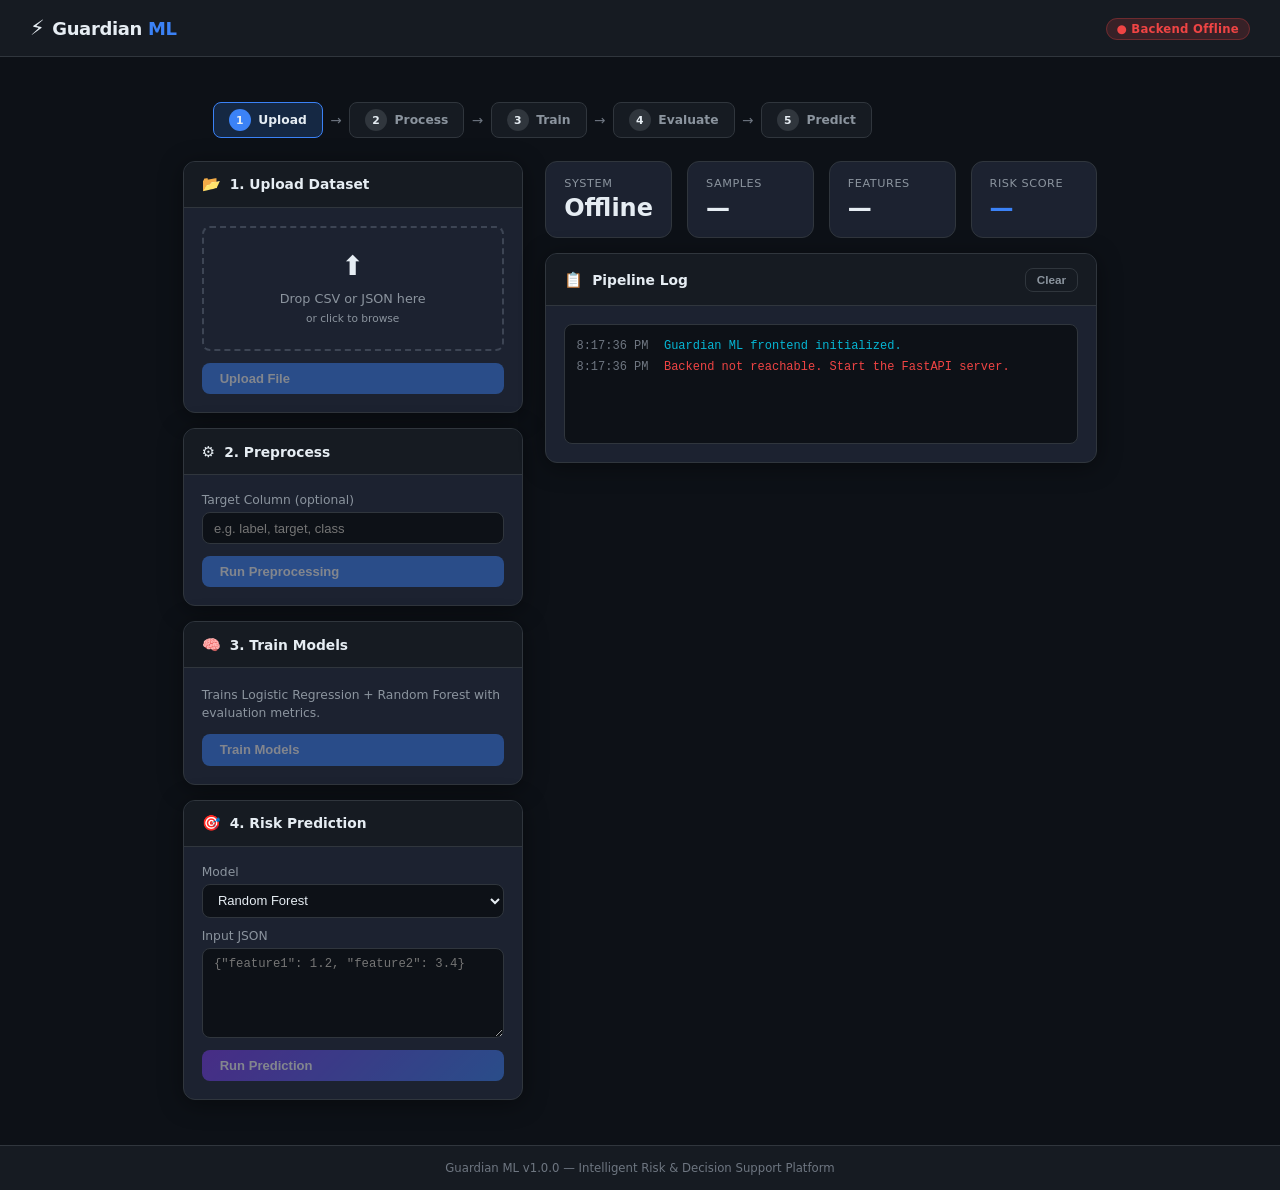
<file: index.html>
<!DOCTYPE html>
<html lang="en">
<head>
  <meta charset="UTF-8" />
  <meta name="viewport" content="width=device-width, initial-scale=1.0" />
  <title>Guardian ML — Risk & Decision Platform</title>
  <link rel="stylesheet" href="style.css" />
  <script src="https://cdn.plot.ly/plotly-2.32.0.min.js"></script>
</head>
<body>
  <header class="header">
    <div class="header-inner">
      <div class="logo">
        <span class="logo-icon">⚡</span>
        <span class="logo-text">Guardian <span class="accent">ML</span></span>
      </div>
      <nav class="nav">
        <span class="badge badge--live" id="status-badge">● Connecting...</span>
      </nav>
    </div>
  </header>

  <main class="main">
    <!-- Pipeline Steps -->
    <section class="pipeline-bar">
      <div class="step" id="step-upload" data-step="1">
        <div class="step-num">1</div><div class="step-label">Upload</div>
      </div>
      <div class="step-arrow">→</div>
      <div class="step" id="step-process" data-step="2">
        <div class="step-num">2</div><div class="step-label">Process</div>
      </div>
      <div class="step-arrow">→</div>
      <div class="step" id="step-train" data-step="3">
        <div class="step-num">3</div><div class="step-label">Train</div>
      </div>
      <div class="step-arrow">→</div>
      <div class="step" id="step-evaluate" data-step="4">
        <div class="step-num">4</div><div class="step-label">Evaluate</div>
      </div>
      <div class="step-arrow">→</div>
      <div class="step" id="step-predict" data-step="5">
        <div class="step-num">5</div><div class="step-label">Predict</div>
      </div>
    </section>

    <div class="content-grid">

      <!-- LEFT: Controls -->
      <aside class="panel panel--controls">

        <!-- Step 1: Upload -->
        <div class="card" id="card-upload">
          <div class="card-header">
            <span class="card-icon">📂</span>
            <h3>1. Upload Dataset</h3>
          </div>
          <div class="card-body">
            <label class="file-drop" id="drop-zone">
              <input type="file" id="file-input" accept=".csv,.json" hidden />
              <span class="drop-icon">⬆</span>
              <span class="drop-text">Drop CSV or JSON here<br/><small>or click to browse</small></span>
            </label>
            <button class="btn btn--primary" id="btn-upload" disabled>Upload File</button>
          </div>
        </div>

        <!-- Step 2: Process -->
        <div class="card" id="card-process">
          <div class="card-header">
            <span class="card-icon">⚙️</span>
            <h3>2. Preprocess</h3>
          </div>
          <div class="card-body">
            <label class="form-label">Target Column (optional)
              <input type="text" id="target-col" class="form-input" placeholder="e.g. label, target, class" />
            </label>
            <button class="btn btn--primary" id="btn-process" disabled>Run Preprocessing</button>
          </div>
        </div>

        <!-- Step 3: Train -->
        <div class="card" id="card-train">
          <div class="card-header">
            <span class="card-icon">🧠</span>
            <h3>3. Train Models</h3>
          </div>
          <div class="card-body">
            <p class="hint">Trains Logistic Regression + Random Forest with evaluation metrics.</p>
            <button class="btn btn--primary" id="btn-train" disabled>Train Models</button>
          </div>
        </div>

        <!-- Step 4: Predict -->
        <div class="card" id="card-predict">
          <div class="card-header">
            <span class="card-icon">🎯</span>
            <h3>4. Risk Prediction</h3>
          </div>
          <div class="card-body">
            <label class="form-label">Model
              <select id="model-select" class="form-input">
                <option value="random_forest">Random Forest</option>
                <option value="logistic_regression">Logistic Regression</option>
              </select>
            </label>
            <label class="form-label">Input JSON
              <textarea id="predict-input" class="form-input form-textarea" placeholder='{"feature1": 1.2, "feature2": 3.4}'></textarea>
            </label>
            <button class="btn btn--accent" id="btn-predict" disabled>Run Prediction</button>
          </div>
        </div>

      </aside>

      <!-- RIGHT: Results -->
      <section class="panel panel--results">

        <!-- Dashboard Cards -->
        <div class="dash-cards" id="dash-cards">
          <div class="dash-card" id="dc-status">
            <div class="dc-label">System</div>
            <div class="dc-value" id="dc-status-val">—</div>
          </div>
          <div class="dash-card" id="dc-samples">
            <div class="dc-label">Samples</div>
            <div class="dc-value" id="dc-samples-val">—</div>
          </div>
          <div class="dash-card" id="dc-features">
            <div class="dc-label">Features</div>
            <div class="dc-value" id="dc-features-val">—</div>
          </div>
          <div class="dash-card dc-risk" id="dc-risk">
            <div class="dc-label">Risk Score</div>
            <div class="dc-value" id="dc-risk-val">—</div>
          </div>
        </div>

        <!-- Log output -->
        <div class="card">
          <div class="card-header">
            <span class="card-icon">📋</span>
            <h3>Pipeline Log</h3>
            <button class="btn btn--ghost btn--sm" id="btn-clear-log">Clear</button>
          </div>
          <div class="card-body">
            <div class="log-box" id="log-box"></div>
          </div>
        </div>

        <!-- Metrics table -->
        <div class="card" id="card-metrics" style="display:none">
          <div class="card-header">
            <span class="card-icon">📊</span>
            <h3>Model Metrics</h3>
          </div>
          <div class="card-body">
            <div id="metrics-table-container"></div>
          </div>
        </div>

        <!-- Visualizations -->
        <div class="card" id="card-viz" style="display:none">
          <div class="card-header">
            <span class="card-icon">📈</span>
            <h3>Visualizations</h3>
            <button class="btn btn--ghost btn--sm" id="btn-viz">Load Charts</button>
          </div>
          <div class="card-body">
            <div id="viz-metrics" class="chart-img-wrap"></div>
            <div id="viz-fi" class="chart-img-wrap"></div>
          </div>
        </div>

        <!-- Prediction Result -->
        <div class="card" id="card-result" style="display:none">
          <div class="card-header">
            <span class="card-icon">🎯</span>
            <h3>Prediction Result</h3>
          </div>
          <div class="card-body">
            <div id="prediction-result"></div>
          </div>
        </div>

        <!-- Insights -->
        <div class="card" id="card-insights" style="display:none">
          <div class="card-header">
            <span class="card-icon">💡</span>
            <h3>Insights & Recommendations</h3>
          </div>
          <div class="card-body" id="insights-body"></div>
        </div>

      </section>
    </div>
  </main>

  <footer class="footer">
    <span>Guardian ML v1.0.0 — Intelligent Risk & Decision Support Platform</span>
  </footer>

  <div class="spinner-overlay" id="spinner" style="display:none">
    <div class="spinner"></div>
    <p class="spinner-msg" id="spinner-msg">Processing...</p>
  </div>

  <script src="app.js"></script>
</body>
</html>
</file>
<file: style.css>
/* ═══════════════════════════════════════════
   Guardian ML — UI Stylesheet (Mode A)
   Dark theme, professional engineering UI
═══════════════════════════════════════════ */

:root {
  --bg: #0d1117;
  --bg-surface: #161b22;
  --bg-card: #1c2230;
  --bg-hover: #222836;
  --border: #30363d;
  --border-light: #3d4554;
  --text: #e6edf3;
  --text-muted: #8b949e;
  --text-dim: #6e7681;
  --accent: #3b82f6;
  --accent-hover: #2563eb;
  --accent-glow: rgba(59, 130, 246, 0.2);
  --success: #22c55e;
  --warning: #f59e0b;
  --danger: #ef4444;
  --info: #06b6d4;
  --radius: 8px;
  --radius-lg: 12px;
  --shadow: 0 4px 24px rgba(0,0,0,0.4);
  --font: 'Segoe UI', system-ui, -apple-system, sans-serif;
  --font-mono: 'Cascadia Code', 'Fira Code', monospace;
}

*, *::before, *::after { box-sizing: border-box; margin: 0; padding: 0; }

html { font-size: 15px; }

body {
  background: var(--bg);
  color: var(--text);
  font-family: var(--font);
  min-height: 100vh;
  display: flex;
  flex-direction: column;
}

/* ── Header ────────────────────────────────── */
.header {
  background: var(--bg-surface);
  border-bottom: 1px solid var(--border);
  position: sticky;
  top: 0;
  z-index: 100;
}
.header-inner {
  max-width: 1400px;
  margin: 0 auto;
  padding: 0 2rem;
  height: 56px;
  display: flex;
  align-items: center;
  justify-content: space-between;
}
.logo { display: flex; align-items: center; gap: 0.5rem; }
.logo-icon { font-size: 1.4rem; }
.logo-text {
  font-size: 1.2rem;
  font-weight: 700;
  letter-spacing: -0.02em;
  color: var(--text);
}
.accent { color: var(--accent); }

/* ── Badge ─────────────────────────────────── */
.badge {
  font-size: 0.78rem;
  font-weight: 600;
  padding: 3px 10px;
  border-radius: 20px;
  letter-spacing: 0.02em;
}
.badge--live { background: rgba(34,197,94,0.15); color: var(--success); border: 1px solid rgba(34,197,94,0.3); }
.badge--offline { background: rgba(239,68,68,0.15); color: var(--danger); border: 1px solid rgba(239,68,68,0.3); }
.badge--warning { background: rgba(245,158,11,0.15); color: var(--warning); border: 1px solid rgba(245,158,11,0.3); }

/* ── Pipeline Steps Bar ─────────────────────── */
.pipeline-bar {
  max-width: 1400px;
  margin: 1.5rem auto 0;
  padding: 0 2rem;
  display: flex;
  align-items: center;
  gap: 0.5rem;
}
.step {
  display: flex;
  align-items: center;
  gap: 0.5rem;
  padding: 0.4rem 1rem;
  background: var(--bg-surface);
  border: 1px solid var(--border);
  border-radius: var(--radius);
  cursor: default;
  transition: all 0.2s;
}
.step.active { border-color: var(--accent); background: var(--accent-glow); }
.step.done { border-color: var(--success); background: rgba(34,197,94,0.08); }
.step-num {
  width: 22px; height: 22px;
  background: var(--border);
  border-radius: 50%;
  display: flex; align-items: center; justify-content: center;
  font-size: 0.72rem; font-weight: 700;
}
.step.active .step-num { background: var(--accent); }
.step.done .step-num { background: var(--success); }
.step-label { font-size: 0.82rem; font-weight: 600; color: var(--text-muted); }
.step.active .step-label { color: var(--text); }
.step-arrow { color: var(--text-dim); font-size: 0.9rem; }

/* ── Main Layout ────────────────────────────── */
.main {
  max-width: 1400px;
  margin: 1.5rem auto 3rem;
  padding: 0 2rem;
  flex: 1;
}
.content-grid {
  display: grid;
  grid-template-columns: 340px 1fr;
  gap: 1.5rem;
  margin-top: 1.5rem;
}

/* ── Panel ──────────────────────────────────── */
.panel { display: flex; flex-direction: column; gap: 1rem; }

/* ── Card ───────────────────────────────────── */
.card {
  background: var(--bg-card);
  border: 1px solid var(--border);
  border-radius: var(--radius-lg);
  overflow: hidden;
  box-shadow: var(--shadow);
}
.card-header {
  display: flex;
  align-items: center;
  gap: 0.6rem;
  padding: 0.9rem 1.2rem;
  background: var(--bg-surface);
  border-bottom: 1px solid var(--border);
}
.card-header h3 { font-size: 0.92rem; font-weight: 600; flex: 1; }
.card-icon { font-size: 1rem; }
.card-body { padding: 1.2rem; display: flex; flex-direction: column; gap: 0.75rem; }

/* ── Dashboard Cards ────────────────────────── */
.dash-cards {
  display: grid;
  grid-template-columns: repeat(4, 1fr);
  gap: 1rem;
}
.dash-card {
  background: var(--bg-card);
  border: 1px solid var(--border);
  border-radius: var(--radius-lg);
  padding: 1rem 1.2rem;
  display: flex;
  flex-direction: column;
  gap: 0.3rem;
}
.dc-label { font-size: 0.75rem; color: var(--text-muted); text-transform: uppercase; letter-spacing: 0.05em; }
.dc-value { font-size: 1.6rem; font-weight: 700; color: var(--text); font-variant-numeric: tabular-nums; }
.dc-risk .dc-value { color: var(--accent); }

/* ── Buttons ────────────────────────────────── */
.btn {
  padding: 0.55rem 1.2rem;
  border: none;
  border-radius: var(--radius);
  font-size: 0.87rem;
  font-weight: 600;
  cursor: pointer;
  transition: all 0.15s;
  display: inline-flex;
  align-items: center;
  gap: 0.4rem;
}
.btn:disabled { opacity: 0.45; cursor: not-allowed; }
.btn--primary { background: var(--accent); color: #fff; }
.btn--primary:not(:disabled):hover { background: var(--accent-hover); }
.btn--accent { background: linear-gradient(135deg, #7c3aed, #3b82f6); color: #fff; }
.btn--accent:not(:disabled):hover { filter: brightness(1.1); }
.btn--ghost { background: transparent; color: var(--text-muted); border: 1px solid var(--border); }
.btn--ghost:hover { background: var(--bg-hover); }
.btn--sm { padding: 0.3rem 0.75rem; font-size: 0.78rem; }

/* ── File Drop ──────────────────────────────── */
.file-drop {
  display: flex;
  flex-direction: column;
  align-items: center;
  justify-content: center;
  gap: 0.5rem;
  padding: 1.5rem;
  border: 2px dashed var(--border-light);
  border-radius: var(--radius);
  cursor: pointer;
  transition: all 0.2s;
  text-align: center;
}
.file-drop:hover, .file-drop.dragover { border-color: var(--accent); background: var(--accent-glow); }
.drop-icon { font-size: 1.8rem; }
.drop-text { font-size: 0.85rem; color: var(--text-muted); line-height: 1.5; }

/* ── Form ───────────────────────────────────── */
.form-label { font-size: 0.82rem; color: var(--text-muted); display: flex; flex-direction: column; gap: 0.35rem; }
.form-input {
  background: var(--bg);
  border: 1px solid var(--border);
  border-radius: var(--radius);
  color: var(--text);
  padding: 0.5rem 0.75rem;
  font-size: 0.87rem;
  width: 100%;
  transition: border-color 0.15s;
}
.form-input:focus { outline: none; border-color: var(--accent); box-shadow: 0 0 0 3px var(--accent-glow); }
.form-textarea { min-height: 90px; resize: vertical; font-family: var(--font-mono); font-size: 0.82rem; }
select.form-input { cursor: pointer; }
.hint { font-size: 0.82rem; color: var(--text-muted); line-height: 1.5; }

/* ── Log Box ────────────────────────────────── */
.log-box {
  background: var(--bg);
  border: 1px solid var(--border);
  border-radius: var(--radius);
  padding: 0.75rem;
  font-family: var(--font-mono);
  font-size: 0.8rem;
  line-height: 1.7;
  min-height: 120px;
  max-height: 240px;
  overflow-y: auto;
  color: var(--text-muted);
}
.log-entry { display: flex; gap: 0.5rem; }
.log-time { color: var(--text-dim); min-width: 80px; }
.log-info .log-msg { color: var(--info); }
.log-success .log-msg { color: var(--success); }
.log-error .log-msg { color: var(--danger); }
.log-warn .log-msg { color: var(--warning); }

/* ── Metrics Table ──────────────────────────── */
.metrics-table {
  width: 100%;
  border-collapse: collapse;
  font-size: 0.87rem;
}
.metrics-table th {
  text-align: left;
  padding: 0.5rem 0.8rem;
  background: var(--bg-surface);
  color: var(--text-muted);
  font-weight: 600;
  font-size: 0.78rem;
  text-transform: uppercase;
  border-bottom: 1px solid var(--border);
}
.metrics-table td {
  padding: 0.5rem 0.8rem;
  border-bottom: 1px solid var(--border);
}
.metrics-table tr:last-child td { border-bottom: none; }
.metrics-table tr:hover td { background: var(--bg-hover); }
.best-model td { background: rgba(59,130,246,0.08) !important; }

/* ── Charts ─────────────────────────────────── */
.chart-img-wrap { margin-top: 0.5rem; }
.chart-img-wrap img { width: 100%; border-radius: var(--radius); border: 1px solid var(--border); }

/* ── Risk Result ────────────────────────────── */
.risk-result {
  display: flex;
  align-items: center;
  justify-content: center;
  flex-direction: column;
  padding: 1.5rem;
  border-radius: var(--radius-lg);
  gap: 0.5rem;
  text-align: center;
}
.risk-result.low { background: rgba(34,197,94,0.1); border: 1px solid rgba(34,197,94,0.3); }
.risk-result.medium { background: rgba(245,158,11,0.1); border: 1px solid rgba(245,158,11,0.3); }
.risk-result.high { background: rgba(239,68,68,0.1); border: 1px solid rgba(239,68,68,0.3); }
.risk-label { font-size: 2rem; font-weight: 800; }
.risk-score { font-size: 0.9rem; color: var(--text-muted); }
.risk-result.low .risk-label { color: var(--success); }
.risk-result.medium .risk-label { color: var(--warning); }
.risk-result.high .risk-label { color: var(--danger); }

/* ── Insights ───────────────────────────────── */
.insight-item {
  display: flex;
  gap: 0.6rem;
  padding: 0.6rem 0.8rem;
  background: var(--bg-surface);
  border-radius: var(--radius);
  font-size: 0.85rem;
  border-left: 3px solid var(--accent);
}
.rec-item {
  display: flex;
  gap: 0.6rem;
  padding: 0.5rem 0.8rem;
  font-size: 0.85rem;
  color: var(--text-muted);
  border-left: 3px solid var(--success);
  background: rgba(34,197,94,0.05);
  border-radius: var(--radius);
}

/* ── Spinner Overlay ────────────────────────── */
.spinner-overlay {
  position: fixed;
  inset: 0;
  background: rgba(13,17,23,0.75);
  display: flex;
  flex-direction: column;
  align-items: center;
  justify-content: center;
  z-index: 9999;
  gap: 1rem;
}
.spinner {
  width: 44px; height: 44px;
  border: 3px solid var(--border);
  border-top-color: var(--accent);
  border-radius: 50%;
  animation: spin 0.7s linear infinite;
}
@keyframes spin { to { transform: rotate(360deg); } }
.spinner-msg { font-size: 0.9rem; color: var(--text-muted); }

/* ── Footer ─────────────────────────────────── */
.footer {
  text-align: center;
  padding: 1rem;
  font-size: 0.78rem;
  color: var(--text-dim);
  border-top: 1px solid var(--border);
  background: var(--bg-surface);
}

/* ── Scrollbar ──────────────────────────────── */
::-webkit-scrollbar { width: 6px; height: 6px; }
::-webkit-scrollbar-track { background: var(--bg); }
::-webkit-scrollbar-thumb { background: var(--border-light); border-radius: 3px; }

@media (max-width: 1100px) {
  .content-grid { grid-template-columns: 1fr; }
  .dash-cards { grid-template-columns: repeat(2, 1fr); }
}
@media (max-width: 600px) {
  .pipeline-bar { flex-wrap: wrap; }
  .dash-cards { grid-template-columns: 1fr 1fr; }
  .main { padding: 0 1rem; }
}
</file>
